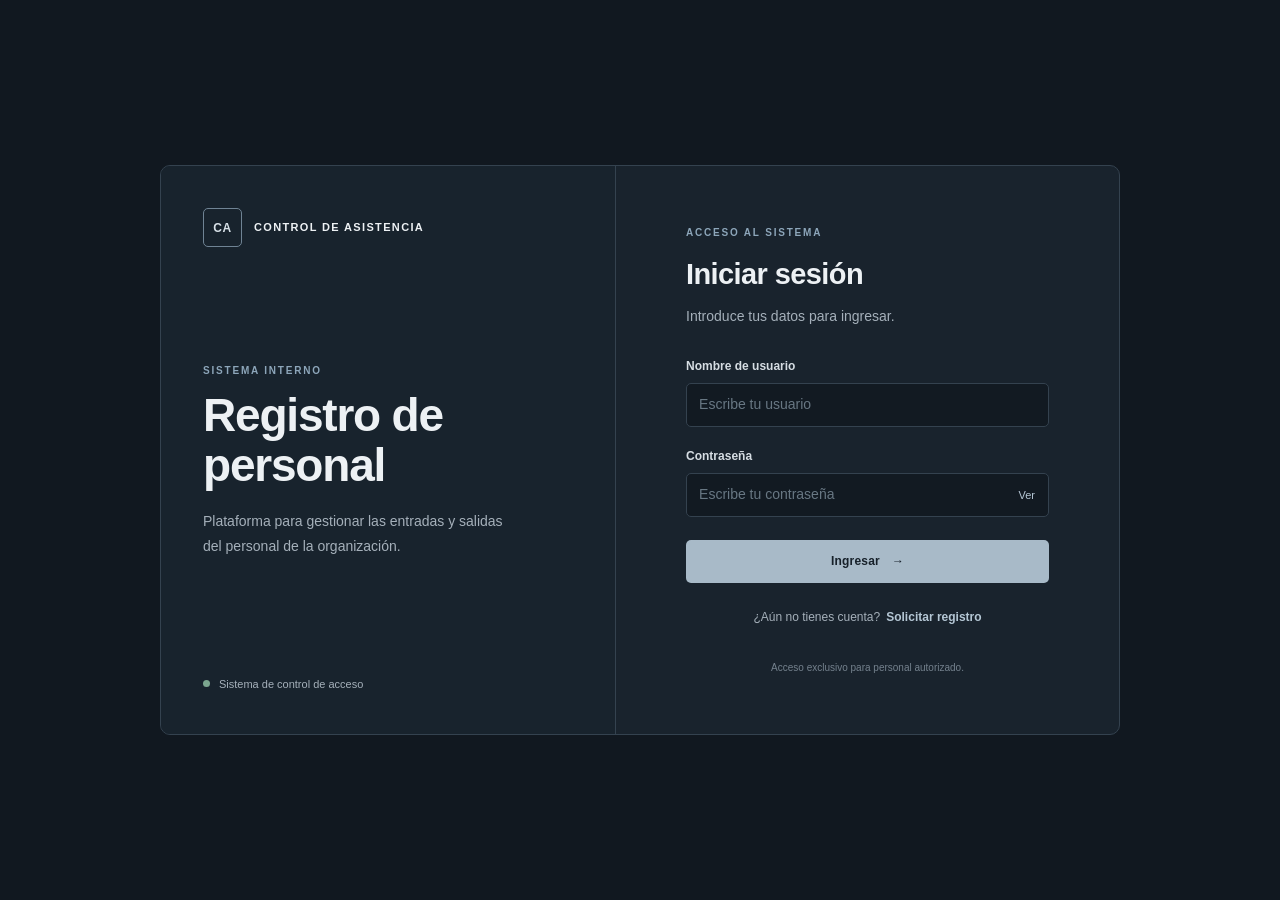
<file: htdocs/index.html>
<!doctype html>
<html lang="es">
<head>
  <meta charset="utf-8">
  <meta name="viewport" content="width=device-width, initial-scale=1">
  <meta name="description" content="Acceso al sistema de control de asistencia del personal.">
  <title>Iniciar sesión | Control de asistencia</title>
  <link rel="icon" href="img/favicon.svg" type="image/svg+xml">
  <link rel="stylesheet" href="css/estilos.css">
  <script src="js/app.js" defer></script>
</head>
<body class="login-page">
  <main class="login-shell">
    <section class="login-info">
      <a class="brand" href="index.html" aria-label="Inicio">
        <span class="brand-symbol">CA</span>
        <span class="brand-name">CONTROL DE ASISTENCIA</span>
      </a>
      <div class="info-copy">
        <span class="overline">SISTEMA INTERNO</span>
        <h1>Registro de<br>personal</h1>
        <p>Plataforma para gestionar las entradas y salidas del personal de la organización.</p>
      </div>
      <div class="info-bottom">
        <span class="status-indicator"></span>
        Sistema de control de acceso
      </div>
    </section>

    <section class="login-content">
      <div class="mobile-brand">
        <span class="brand-symbol">CA</span>
        <span class="brand-name">CONTROL DE ASISTENCIA</span>
      </div>
      <div class="section-heading">
        <span class="overline">ACCESO AL SISTEMA</span>
        <h2>Iniciar sesión</h2>
        <p>Introduce tus datos para ingresar.</p>
      </div>

      <form class="form" id="loginForm" action="login_result.php" method="post">
        <div class="form-field">
          <label for="usuario">Nombre de usuario</label>
          <input id="usuario" name="usuario" type="text" placeholder="Escribe tu usuario" autocomplete="username" required>
        </div>
        <div class="form-field">
          <label for="contrasena">Contraseña</label>
          <div class="password-wrap">
            <input id="contrasena" name="contrasena" type="password" placeholder="Escribe tu contraseña" autocomplete="current-password" required>
            <button class="password-toggle" type="button" data-toggle-password="contrasena" aria-label="Mostrar contraseña">Ver</button>
          </div>
        </div>
        <p class="form-message" id="loginMessage" role="status" aria-live="polite"></p>
        <button class="button button-primary button-wide" type="submit">Ingresar <span aria-hidden="true">→</span></button>
      </form>
      <div class="login-bottom">
        <span>¿Aún no tienes cuenta?</span>
        <a href="registro.html">Solicitar registro</a>
      </div>
      <p class="security-note">Acceso exclusivo para personal autorizado.</p>
    </section>
  </main>
</body>
</html>
</file>
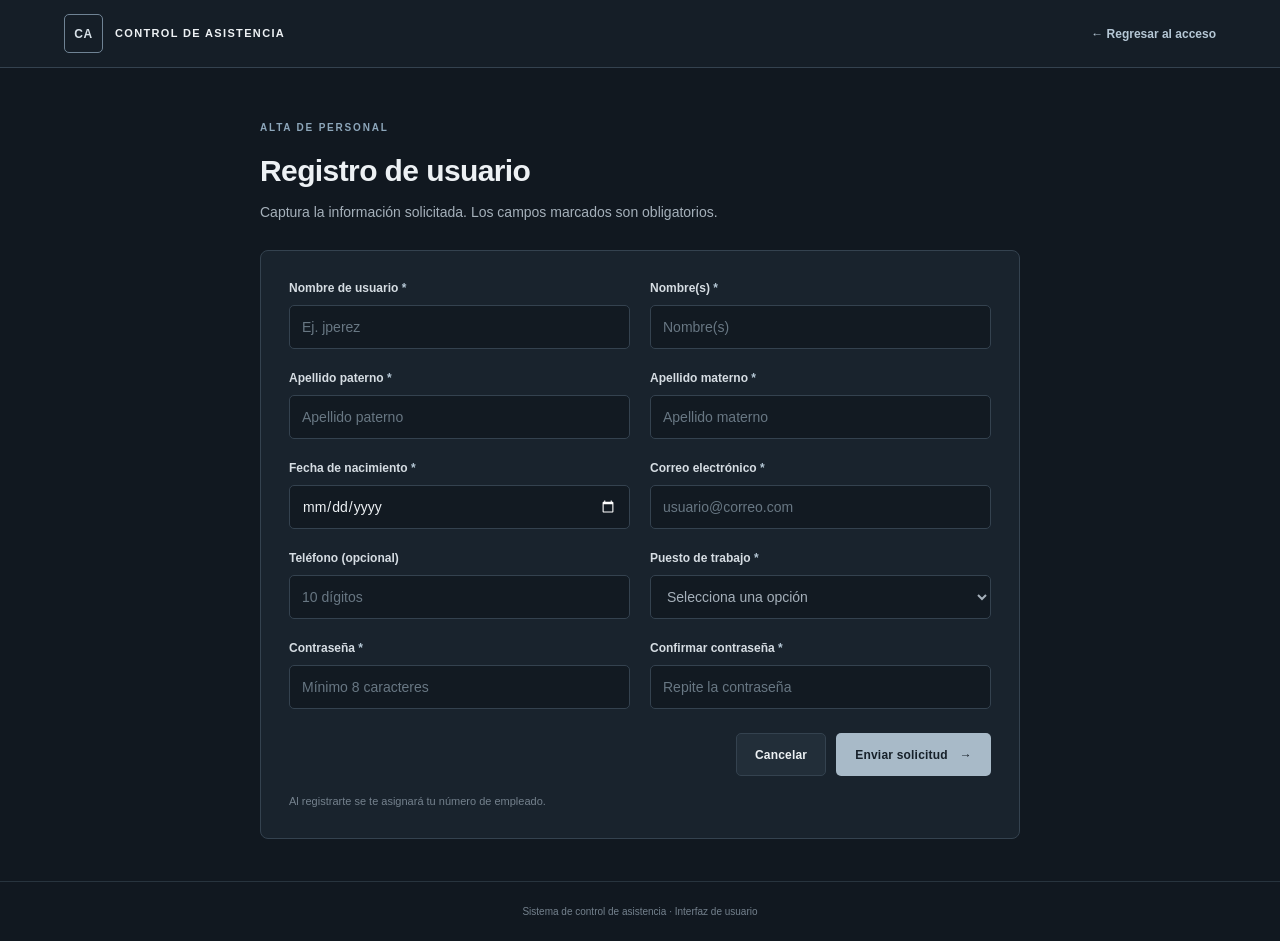
<file: htdocs/registro.html>
<!doctype html>
<html lang="es">
<head>
  <meta charset="utf-8">
  <meta name="viewport" content="width=device-width, initial-scale=1">
  <meta name="description" content="Formulario de registro de usuarios.">
  <title>Registro | Control de asistencia</title>
  <link rel="icon" href="img/favicon.svg" type="image/svg+xml">
  <link rel="stylesheet" href="css/estilos.css">
  <script src="js/app.js" defer></script>
</head>
<body>
  <header class="topbar">
    <a class="brand brand-header" href="index.html">
      <span class="brand-symbol">CA</span>
      <span class="brand-name">CONTROL DE ASISTENCIA</span>
    </a>
    <a class="header-link" href="index.html">← Regresar al acceso</a>
  </header>

  <main class="page-container page-narrow">
    <div class="page-title">
      <span class="overline">ALTA DE PERSONAL</span>
      <h1>Registro de usuario</h1>
      <p>Captura la información solicitada. Los campos marcados son obligatorios.</p>
    </div>

    <form class="panel form" id="registerForm" action="registro_result.php" method="post">
      <div class="form-grid">
        <div class="form-field">
          <label for="usuario">Nombre de usuario <span>*</span></label>
          <input id="usuario" name="usuario" type="text" placeholder="Ej. jperez" minlength="4" maxlength="30" pattern="[A-Za-z0-9_.]{4,30}" title="De 4 a 30 caracteres: letras, números, punto o guion bajo" autocomplete="username" required>
        </div>
        <div class="form-field">
          <label for="nombres">Nombre(s) <span>*</span></label>
          <input id="nombres" name="nombres" type="text" placeholder="Nombre(s)" maxlength="100" autocomplete="given-name" required>
        </div>
        <div class="form-field">
          <label for="apellidoPaterno">Apellido paterno <span>*</span></label>
          <input id="apellidoPaterno" name="apellidoPaterno" type="text" placeholder="Apellido paterno" maxlength="100" autocomplete="family-name" required>
        </div>
        <div class="form-field">
          <label for="apellidoMaterno">Apellido materno <span>*</span></label>
          <input id="apellidoMaterno" name="apellidoMaterno" type="text" placeholder="Apellido materno" maxlength="100" required>
        </div>
        <div class="form-field">
          <label for="fechaNac">Fecha de nacimiento <span>*</span></label>
          <input id="fechaNac" name="fechaNac" type="date" autocomplete="bday" required>
        </div>
        <div class="form-field">
          <label for="correo">Correo electrónico <span>*</span></label>
          <input id="correo" name="correo" type="email" placeholder="usuario@correo.com" maxlength="150" autocomplete="email" required>
        </div>
        <div class="form-field">
          <label for="telefono">Teléfono (opcional)</label>
          <input id="telefono" name="telefono" type="tel" placeholder="10 dígitos" inputmode="numeric" pattern="[0-9]{10}" maxlength="10" title="10 dígitos, solo números" autocomplete="tel">
        </div>
        <div class="form-field">
          <label for="puesto">Puesto de trabajo <span>*</span></label>
          <select id="puesto" name="puesto" required>
            <option value="">Selecciona una opción</option>
            <option value="Operador de producción">Operador de producción</option>
            <option value="Técnico de mantenimiento">Técnico de mantenimiento</option>
            <option value="Almacenista">Almacenista</option>
            <option value="Supervisor de línea">Supervisor de línea</option>
            <option value="Seguridad industrial">Seguridad industrial</option>
            <option value="Personal de limpieza">Personal de limpieza</option>
          </select>
        </div>
        <div class="form-field">
          <label for="password">Contraseña <span>*</span></label>
          <input id="password" name="password" type="password" placeholder="Mínimo 8 caracteres" minlength="8" maxlength="100" autocomplete="new-password" required>
        </div>
        <div class="form-field">
          <label for="confirmPassword">Confirmar contraseña <span>*</span></label>
          <input id="confirmPassword" name="confirmPassword" type="password" placeholder="Repite la contraseña" minlength="8" maxlength="100" autocomplete="new-password" required>
        </div>
      </div>
      <p class="form-message" id="registerMessage" role="status" aria-live="polite"></p>
      <div class="form-actions">
        <a class="button button-secondary" href="index.html">Cancelar</a>
        <button class="button button-primary" type="submit">Enviar solicitud <span aria-hidden="true">→</span></button>
      </div>
      <p class="small-note">Al registrarte se te asignará tu número de empleado.</p>
    </form>
  </main>
  <footer class="footer">Sistema de control de asistencia · Interfaz de usuario</footer>
</body>
</html>
</file>
<file: htdocs/css/estilos.css>
:root {
  color-scheme: dark;
  --bg: #111820;
  --surface: #19232d;
  --surface-raised: #202c37;
  --surface-hover: #253440;
  --border: #34424f;
  --text: #edf1f4;
  --muted: #a5b0ba;
  --subtle: #74818d;
  --accent: #8da6ba;
  --accent-strong: #b5c7d5;
  --success: #7ba68f;
  --danger: #d28b83;
  --radius: 8px;
}
* { box-sizing: border-box; }
html { min-width: 320px; }
body {
  margin: 0; min-height: 100vh; background: var(--bg); color: var(--text);
  font-family: Arial, Helvetica, sans-serif; font-size: 14px; line-height: 1.5;
}
a { color: var(--accent-strong); text-decoration: none; }
a:hover { color: #fff; text-decoration: underline; }
button, input, select { font: inherit; }
.login-page { display: grid; place-items: center; padding: 32px 20px; }
.login-shell {
  width: min(960px, 100%); min-height: 570px; display: grid; grid-template-columns: 0.95fr 1.05fr;
  background: var(--surface); border: 1px solid var(--border); border-radius: 10px; overflow: hidden;
}
.login-info {
  background: #18232d; border-right: 1px solid var(--border); padding: 42px;
  display: flex; flex-direction: column; justify-content: space-between;
}
.brand { display: inline-flex; align-items: center; gap: 12px; width: fit-content; color: var(--text); }
.brand:hover { text-decoration: none; }
.brand-symbol {
  width: 39px; height: 39px; display: grid; place-items: center; border: 1px solid #6f8394;
  color: #d7e0e7; font-size: 12px; font-weight: 700; letter-spacing: .5px; border-radius: 5px;
}
.brand-name { font-size: 11px; letter-spacing: 1.35px; font-weight: 700; }
.info-copy { max-width: 330px; padding: 40px 0; }
.overline { display: block; color: var(--accent); font-size: 10px; letter-spacing: 1.8px; font-weight: 700; margin-bottom: 13px; }
.info-copy h1 { font-size: clamp(34px, 4vw, 46px); line-height: 1.08; letter-spacing: -1.2px; margin: 0 0 18px; font-weight: 600; }
.info-copy p { max-width: 310px; color: var(--muted); line-height: 1.8; margin: 0; }
.info-bottom, .session-label { color: var(--muted); font-size: 11px; display: flex; align-items: center; gap: 9px; }
.status-indicator { width: 7px; height: 7px; border-radius: 50%; background: var(--success); display: inline-block; }
.login-content { padding: 58px clamp(30px, 6vw, 70px); display: flex; flex-direction: column; justify-content: center; }
.mobile-brand { display: none; align-items: center; gap: 12px; margin-bottom: 38px; }
.section-heading { margin-bottom: 30px; }
.section-heading h2, .page-title h1 { margin: 0 0 9px; font-size: 29px; font-weight: 600; letter-spacing: -.6px; }
.section-heading p, .page-title p { margin: 0; color: var(--muted); }
.form { display: flex; flex-direction: column; gap: 20px; }
.form-field { display: flex; flex-direction: column; gap: 8px; }
.form-field label { color: #d6dde3; font-size: 12px; font-weight: 600; }
.form-field label span { color: var(--accent-strong); }
input, select {
  width: 100%; min-height: 44px; padding: 0 12px; color: var(--text); background: #121a22;
  border: 1px solid var(--border); border-radius: 5px; outline: none;
}
input::placeholder { color: #687783; }
input:focus, select:focus { border-color: #91a8ba; box-shadow: 0 0 0 2px #91a8ba22; }
select { color: var(--muted); }
.password-wrap { display: flex; position: relative; }
.password-wrap input { padding-right: 56px; }
.password-toggle {
  position: absolute; right: 8px; top: 50%; transform: translateY(-50%); border: 0; background: transparent;
  color: var(--accent-strong); cursor: pointer; font-size: 11px; padding: 6px;
}
.button {
  min-height: 43px; padding: 0 18px; border-radius: 5px; border: 1px solid transparent;
  display: inline-flex; justify-content: center; align-items: center; gap: 12px;
  cursor: pointer; font-size: 12px; font-weight: 700; letter-spacing: .2px;
}
.button-primary { background: #a8bac8; color: #17212a; }
.button-primary:hover { background: #c3d0d9; text-decoration: none; }
.button-secondary { background: #222e39; color: var(--text); border-color: var(--border); }
.button-secondary:hover { background: var(--surface-hover); text-decoration: none; }
.button-wide { width: 100%; margin-top: 3px; }
.login-bottom { display: flex; justify-content: center; gap: 6px; margin-top: 25px; color: var(--muted); font-size: 12px; }
.login-bottom a { font-weight: 700; }
.security-note { text-align: center; margin: 34px 0 0; color: var(--subtle); font-size: 10px; }
.form-message { min-height: 0; margin: -8px 0 0; font-size: 12px; color: var(--danger); }
.form-message:empty { display: none; }
.topbar {
  min-height: 68px; padding: 0 max(5vw, 24px); background: #151e27;
  border-bottom: 1px solid var(--border); display: flex; justify-content: space-between; align-items: center; gap: 20px;
}
.brand-header { color: var(--text); }
.header-link { color: var(--accent-strong); font-size: 12px; font-weight: 600; }
.topbar-right { display: flex; align-items: center; gap: 25px; }
.page-container { width: min(1080px, calc(100% - 48px)); margin: 52px auto 42px; }
.page-narrow { width: min(760px, calc(100% - 36px)); }
.page-title { margin-bottom: 27px; }
.page-title h1 { font-size: 30px; }
.panel { background: var(--surface); border: 1px solid var(--border); border-radius: 8px; padding: 28px; }
.form-grid { display: grid; grid-template-columns: 1fr 1fr; gap: 20px; }
.form-actions { display: flex; justify-content: flex-end; gap: 10px; padding-top: 4px; }
.small-note { color: var(--subtle); font-size: 11px; margin: -3px 0 0; }
.dashboard-heading { display: flex; align-items: flex-end; justify-content: space-between; gap: 24px; margin-bottom: 31px; }
.date-box { min-width: 145px; padding: 12px 15px; background: var(--surface); border: 1px solid var(--border); border-radius: 6px; }
.date-label { display: block; color: var(--subtle); font-size: 9px; letter-spacing: 1.5px; margin-bottom: 4px; }
.date-box strong { color: var(--accent-strong); font-size: 12px; font-weight: 600; }
.module-grid { display: grid; grid-template-columns: repeat(4, 1fr); gap: 14px; }
.module-card {
  position: relative; min-height: 230px; padding: 20px; display: flex; flex-direction: column;
  background: var(--surface); border: 1px solid var(--border); border-radius: 7px; color: var(--text);
  transition: background .15s ease, border-color .15s ease;
}
.module-card:hover { background: var(--surface-hover); border-color: #687d8e; text-decoration: none; }
.module-number { color: var(--subtle); font-size: 10px; letter-spacing: 1px; }
.module-icon {
  width: 39px; height: 39px; display: grid; place-items: center; margin-top: 18px;
  border: 1px solid #536575; border-radius: 5px; color: var(--accent-strong); font-size: 20px;
}
.module-card h2 { margin: 17px 0 7px; font-size: 15px; font-weight: 600; }
.module-card p { color: var(--muted); font-size: 11px; line-height: 1.65; margin: 0 0 18px; }
.module-action { color: var(--accent-strong); font-size: 11px; font-weight: 700; margin-top: auto; display: flex; justify-content: space-between; }
.system-notice { margin-top: 23px; padding: 14px 16px; background: #1b2833; border: 1px solid var(--border); border-left: 3px solid #879daf; border-radius: 5px; color: var(--muted); font-size: 11px; line-height: 1.7; }
.system-notice strong { color: var(--text); }
.footer { text-align: center; color: var(--subtle); font-size: 10px; padding: 22px 15px; border-top: 1px solid #28343e; }
@media (max-width: 850px) { .module-grid { grid-template-columns: repeat(2, 1fr); } }
@media (max-width: 620px) {
  .login-page { padding: 14px; }
  .login-shell { grid-template-columns: 1fr; min-height: auto; }
  .login-info { display: none; }
  .login-content { padding: 30px 23px; }
  .mobile-brand { display: flex; }
  .topbar { padding: 13px 18px; align-items: flex-start; flex-direction: column; }
  .topbar-right { width: 100%; justify-content: space-between; gap: 10px; }
  .page-container { width: calc(100% - 32px); margin-top: 34px; }
  .form-grid { grid-template-columns: 1fr; }
  .panel { padding: 20px; }
  .form-actions { flex-direction: column-reverse; }
  .form-actions .button { width: 100%; }
  .dashboard-heading { align-items: flex-start; flex-direction: column; }
  .module-grid { grid-template-columns: 1fr; }
  .module-card { min-height: 195px; }
  .login-bottom { flex-wrap: wrap; }
}

/* Componentes de registro de entrada y salida */
.record-type { display: flex; align-items: center; gap: 13px; padding: 14px; margin-bottom: 25px; border: 1px solid var(--border); border-radius: 5px; background: #151f28; }
.record-arrow { width: 36px; height: 36px; display: grid; place-items: center; border: 1px solid #657b8d; border-radius: 5px; color: var(--accent-strong); font-size: 21px; }
.record-type strong { display: block; color: var(--text); font-size: 13px; }
.record-type small { display: block; margin-top: 3px; color: var(--muted); font-size: 11px; }
.record-form { gap: 17px; }
.record-form .form-grid { margin-top: 2px; }
.record-form input[readonly] { color: var(--accent-strong); background: #151e27; cursor: default; }
.confirmation-box { display: flex; align-items: flex-start; gap: 12px; margin-top: 20px; padding: 15px; background: #1b2a28; border: 1px solid #456357; border-radius: 5px; }
.confirmation-box[hidden] { display: none; }
.confirmation-mark { width: 25px; height: 25px; flex: 0 0 25px; display: grid; place-items: center; border-radius: 50%; color: #17231e; background: #8eae9d; font-weight: 700; }
.confirmation-box strong { color: #d7e8dd; font-size: 12px; }
.confirmation-box p { color: #aebfb5; margin: 4px 0 0; font-size: 11px; line-height: 1.6; }

    .table-panel {
      padding: 32px 36px;
      background: #19232d;
      border: 1px solid #344553;
      border-radius: 10px;
      color: #edf1f4;
      box-sizing: border-box;
      width: 100%;
    }

    .table-heading {
      margin-bottom: 22px;
    }

    .table-heading h2 {
      margin: 0 0 12px;
      color: #edf1f4;
      font-size: 27px;
    }

    .table-heading p {
      margin: 0;
      color: #d5dde4;
    }

    .table-scroll {
      width: 100%;
      overflow-x: auto;
    }

    .attendance-table {
      width: 100%;
      min-width: 620px;
      border-collapse: collapse;
      table-layout: fixed;
      color: #edf1f4;
      background: #19232d;
    }

    .attendance-table th,
    .attendance-table td {
      border: 1px solid #40515f;
      padding: 15px 18px;
      text-align: left;
      vertical-align: middle;
    }

    .attendance-table th {
      background: #202d38;
      color: #ffffff;
      font-weight: 700;
    }

    .attendance-table tbody tr:nth-child(even) {
      background: #1d2934;
    }

    @media (max-width: 640px) {
      .table-panel {
        padding: 22px 16px;
      }

      .attendance-table th,
      .attendance-table td {
        padding: 12px;
      }
</file>
